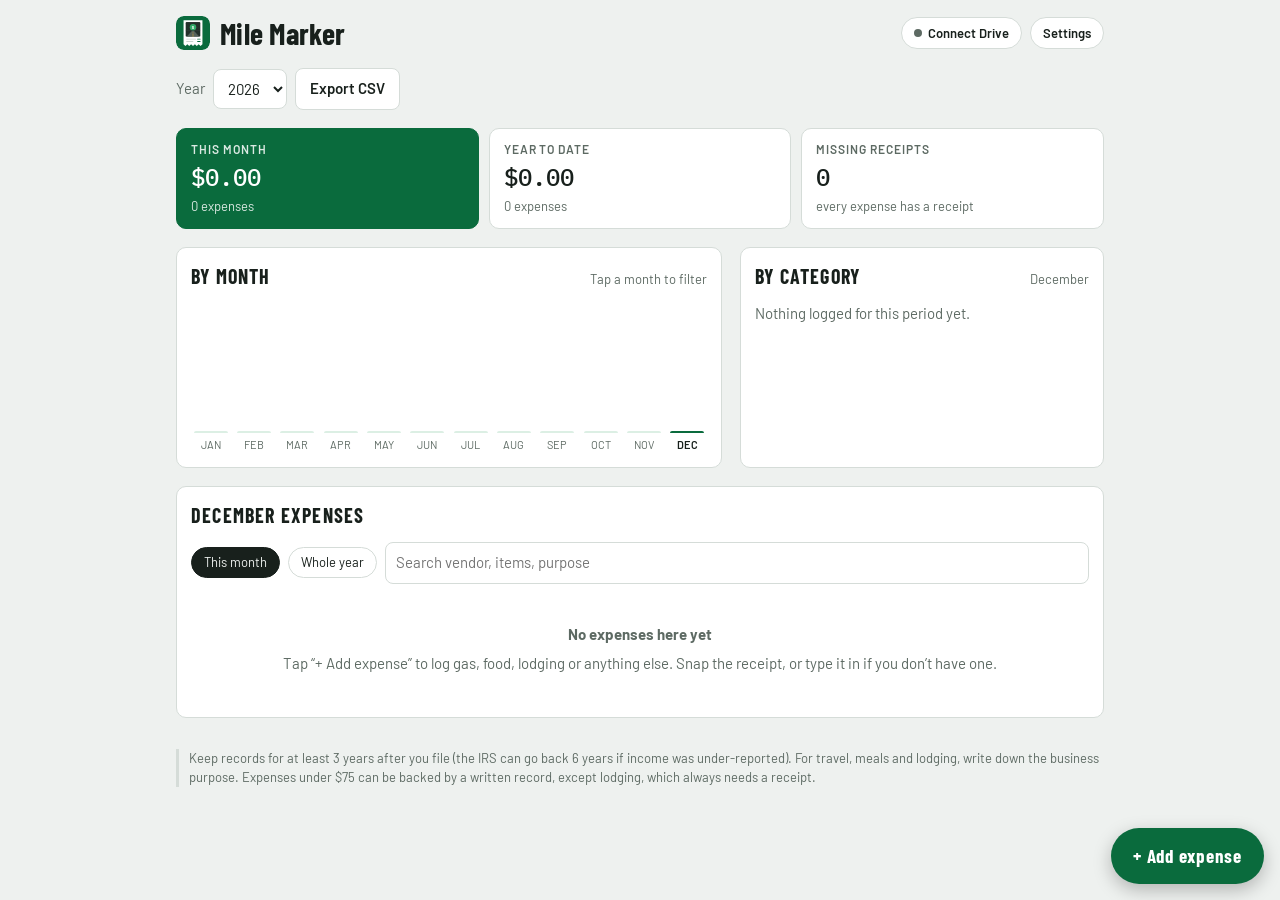
<file: index.html>
<!doctype html>
<html lang="en">
<head>
<meta charset="utf-8">
<meta name="viewport" content="width=device-width,initial-scale=1,viewport-fit=cover">
<title>Mile Marker</title>
<meta name="theme-color" content="#0a6b3d">
<link rel="manifest" href="manifest.webmanifest">
<link rel="icon" href="icons/favicon-32.png" sizes="32x32">
<link rel="apple-touch-icon" href="icons/apple-touch-icon.png">
<link rel="preconnect" href="https://fonts.googleapis.com">
<link rel="stylesheet" href="https://fonts.googleapis.com/css2?family=Barlow+Condensed:wght@600;700&family=Barlow:wght@400;500;600&family=IBM+Plex+Mono:wght@500&display=swap">
<link rel="stylesheet" href="styles.css">
</head>
<body>
<div class="wrap">
  <header class="top">
    <div class="brand"><img class="logo" src="icons/icon.svg" alt=""><h1>Mile Marker</h1></div>
    <div class="head-actions">
      <button class="badge wait" id="syncBadge" type="button">Connect Drive</button>
      <button class="iconbtn" id="installBtn" type="button" hidden>Install</button>
      <button class="iconbtn" id="settingsBtn" type="button">Settings</button>
    </div>
  </header>

  <div class="banner" id="connectBanner" hidden>
    <p>Connect Google Drive to back up receipts and sync with your other devices. Everything you add now is saved on this device.</p>
    <button class="btn primary" id="bannerConnect" type="button">Connect Google Drive</button>
  </div>

  <div id="status" class="status" hidden></div>

  <div class="yearpick"><label for="year" class="muted">Year</label><select id="year"></select>
    <button class="btn" id="exportBtn" type="button">Export CSV</button></div>

  <section class="tiles" aria-label="Totals">
    <div class="tile main"><span class="lbl" id="tMonthLbl">This month</span><span class="val num" id="tMonth">$0.00</span><span class="sub" id="tMonthSub">0 expenses</span></div>
    <div class="tile"><span class="lbl" id="tYearLbl">Year total</span><span class="val num" id="tYear">$0.00</span><span class="sub muted" id="tYearSub">0 expenses</span></div>
    <div class="tile"><span class="lbl">Missing receipts</span><span class="val num" id="tMissing">0</span><span class="sub muted" id="tMissingSub">this year</span></div>
  </section>

  <div class="grid2">
    <section class="panel">
      <div class="panel-head"><h2>By month</h2><span class="muted" style="font-size:13px">Tap a month to filter</span></div>
      <div class="bars" id="bars"></div>
    </section>
    <section class="panel">
      <div class="panel-head"><h2>By category</h2><span class="muted" id="catScope" style="font-size:13px"></span></div>
      <div class="cats" id="cats"></div>
    </section>
  </div>

  <section class="panel">
    <div class="panel-head"><h2 id="logTitle">Expenses</h2><span class="muted num" id="logTotal"></span></div>
    <div class="filters">
      <button class="chip" id="chipMonth" type="button" aria-pressed="true">This month</button>
      <button class="chip" id="chipYear" type="button" aria-pressed="false">Whole year</button>
      <input class="search" id="search" type="search" placeholder="Search vendor, items, purpose">
    </div>
    <div class="log" id="log"></div>
  </section>

  <p class="note">Keep records for at least 3 years after you file (the IRS can go back 6 years if income was under-reported). For travel, meals and lodging, write down the business purpose. Expenses under $75 can be backed by a written record, except lodging, which always needs a receipt.</p>
</div>

<button class="fab" id="addBtn" type="button">+ Add expense</button>
<button class="toast" id="toast" type="button" hidden></button>

<div class="sheet-bg" id="formSheet" hidden>
  <form class="sheet" id="form" novalidate>
    <h2 id="formTitle">New expense</h2>
    <div class="form">
      <div class="field"><label for="fDate">Date</label><input id="fDate" type="date" required></div>
      <div class="field"><label for="fAmount">Amount ($)</label><input id="fAmount" class="amount-in" type="text" inputmode="decimal" placeholder="0.00" required></div>
      <div class="field full"><label for="fVendor">Vendor / place</label><input id="fVendor" type="text" placeholder="e.g. Love's Travel Stop, Baton Rouge" autocomplete="off" required></div>
      <div class="field"><div class="panel-head" style="gap:6px"><label for="fCat">Category</label><button type="button" class="linkbtn" id="manageCats">Edit list</button></div><select id="fCat"></select>
        <input id="fNewCat" type="text" maxlength="40" placeholder="New category name" hidden></div>
      <div class="field"><label for="fPay">Paid with</label><select id="fPay"><option>Business card</option><option>Personal card</option><option>Cash</option><option>Debit</option><option>Fuel card</option><option>Other</option></select></div>
      <div class="field full"><label for="fItems">Items</label><textarea id="fItems" rows="2" placeholder="e.g. 42.1 gal diesel, DEF fluid"></textarea></div>
      <div class="field full"><label for="fPurpose">Business purpose</label><input id="fPurpose" type="text" placeholder="e.g. Job site in Lafayette for Smith Co."><span class="hint">The IRS asks for this on travel, meals and lodging.</span></div>
      <div class="field full">
        <label>Receipt</label>
        <div class="receipt-box">
          <div id="rPreview"></div>
          <div class="actions" style="justify-content:flex-start">
            <label class="btn primary" for="fCamera" id="cameraLbl">Take photo</label>
            <label class="btn" for="fFile" id="fileLbl">Choose file</label>
            <button class="btn" type="button" id="rRemove" hidden>Remove receipt</button>
          </div>
          <input id="fCamera" type="file" accept="image/*" capture="environment" hidden>
          <input id="fFile" type="file" accept="image/*,application/pdf" hidden>
          <span class="hint">Photo or PDF. Photos are resized to save space.</span>
          <label class="check" for="fNoReceipt"><input type="checkbox" id="fNoReceipt"> No receipt available</label>
          <input id="fNoReason" type="text" placeholder="Why? e.g. toll booth, cash parking, receipt lost" hidden>
        </div>
      </div>
    </div>
    <div class="err" id="formErr" hidden></div>
    <div class="actions">
      <button class="btn danger" type="button" id="delBtn" hidden>Delete</button>
      <span class="spacer"></span>
      <button class="btn" type="button" id="cancelBtn">Cancel</button>
      <button class="btn primary" type="submit" id="saveBtn">Save</button>
    </div>
  </form>
</div>

<div class="sheet-bg" id="detailSheet" hidden>
  <div class="sheet detail">
    <div class="panel-head"><h2 id="dTitle"></h2><span class="num" id="dAmt" style="font-size:20px"></span></div>
    <dl id="dList"></dl>
    <div class="receipt-view" id="dReceipt"></div>
    <div class="actions">
      <span class="spacer"></span>
      <button class="btn" type="button" id="dClose">Close</button>
      <button class="btn primary" type="button" id="dEdit">Edit</button>
    </div>
  </div>
</div>

<div class="sheet-bg" id="catSheet" hidden>
  <div class="sheet">
    <h2>Categories</h2>
    <div class="addrow"><input id="catNew" type="text" maxlength="40" placeholder="Add a category, e.g. Laundry"><button class="btn primary" type="button" id="catAdd">Add</button></div>
    <div class="err" id="catErr" hidden></div>
    <div class="catlist" id="catList"></div>
    <p class="hint" style="margin:0">Removing a category you added doesn&rsquo;t change expenses already saved under it.</p>
    <div class="actions"><button class="btn" type="button" id="catClose">Done</button></div>
  </div>
</div>

<div class="sheet-bg" id="confirmSheet" hidden>
  <div class="sheet">
    <h2>Delete this expense?</h2>
    <p id="confirmText" style="margin:0"></p>
    <div class="actions"><button class="btn" type="button" id="confirmNo">Keep it</button><button class="btn danger" type="button" id="confirmYes">Delete</button></div>
  </div>
</div>

<div class="sheet-bg" id="settingsSheet" hidden>
  <div class="sheet settings">
    <h2>Settings</h2>
    <dl>
      <dt>Google Drive</dt><dd id="sDrive">Not connected</dd>
      <dt>Last sync</dt><dd id="sLast">Never</dd>
      <dt>Version</dt><dd id="sVersion"></dd>
    </dl>
    <p class="hint" id="sSetupNote" hidden style="margin:0">Drive sync isn&rsquo;t set up for this copy of the app yet. See docs/SETUP.md.</p>
    <div class="stack">
      <button class="btn primary" type="button" id="sConnect">Connect Google Drive</button>
      <button class="btn" type="button" id="sSync" hidden>Sync now</button>
      <a id="sFolder" href="#" target="_blank" rel="noopener" hidden>Open the Mile Marker folder in Drive</a>
      <button class="btn" type="button" id="sFree">Free up space on this device</button>
      <span class="hint" id="sFreeMsg" hidden></span>
      <button class="btn danger" type="button" id="sDisconnect" hidden>Disconnect Google Drive</button>
    </div>
    <div class="actions"><button class="btn" type="button" id="sClose">Done</button></div>
  </div>
</div>

<script type="module" src="js/app.js"></script>
</body>
</html>
</file>
<file: styles.css>
/* Base reset (the artifact host used to provide this) */
:root{padding-top:env(safe-area-inset-top,0px);padding-bottom:env(safe-area-inset-bottom,0px);color-scheme:light}
html,body{margin:0}
body{font:14px system-ui,-apple-system,"Segoe UI",sans-serif;-webkit-text-size-adjust:100%}
img{max-width:100%}
[hidden]{display:none!important}
/* Layout: single mobile-first column; summary first, then the year's monthly bars, categories, and the log. Highway-sign green on cool road-grey. */
:root{
  --bg:#eef1ef; --surface:#ffffff; --ink:#18201c; --muted:#5d6a63; --line:#d5dcd8;
  --sign:#0a6b3d; --sign-ink:#ffffff; --sign-soft:#dcefe4; --amber:#b86e00; --amber-soft:#fbefd9; --danger:#b3261e;
  --font-display:"Barlow Condensed","Arial Narrow",Arial,sans-serif;
  --font-body:"Barlow",system-ui,-apple-system,"Segoe UI",sans-serif;
  --font-num:"IBM Plex Mono",ui-monospace,Consolas,monospace;
  --radius:10px;
}
@media (prefers-color-scheme:dark){:root:not([data-theme="light"]){
  --bg:#111613; --surface:#1a211d; --ink:#e7ece9; --muted:#9aa8a0; --line:#2c3631;
  --sign:#2fa866; --sign-ink:#06140c; --sign-soft:#173325; --amber:#f0a83a; --amber-soft:#33270f; --danger:#f2766d; color-scheme:dark}}
:root[data-theme="dark"]{
  --bg:#111613; --surface:#1a211d; --ink:#e7ece9; --muted:#9aa8a0; --line:#2c3631;
  --sign:#2fa866; --sign-ink:#06140c; --sign-soft:#173325; --amber:#f0a83a; --amber-soft:#33270f; --danger:#f2766d; color-scheme:dark}
*{box-sizing:border-box}
body{background:var(--bg);color:var(--ink);font-family:var(--font-body);font-size:15px;line-height:1.45}
.wrap{max-width:960px;margin:0 auto;padding-left:max(16px,env(safe-area-inset-left,0px));padding-right:max(16px,env(safe-area-inset-right,0px));padding-block:16px 96px;display:flex;flex-direction:column;gap:18px}
h1,h2{font-family:var(--font-display);font-weight:700;letter-spacing:.01em;margin:0;text-wrap:balance}
h1{font-size:30px;line-height:1}
h2{font-size:20px;text-transform:uppercase;letter-spacing:.06em}
.num{font-family:var(--font-num);font-variant-numeric:tabular-nums}
.muted{color:var(--muted)}
button,select,input,textarea{font:inherit;color:inherit}
button{cursor:pointer}
:focus-visible{outline:3px solid var(--sign);outline-offset:2px}

header.top{display:flex;align-items:center;justify-content:space-between;gap:12px;flex-wrap:wrap}
.brand{display:flex;align-items:center;gap:10px}
.shield{background:var(--sign);color:var(--sign-ink);font-family:var(--font-display);font-weight:700;font-size:15px;padding:5px 9px;border-radius:6px;border:2px solid var(--sign-ink);box-shadow:0 0 0 2px var(--sign);letter-spacing:.05em}
.yearpick{display:flex;align-items:center;gap:8px}
select,input,textarea{background:var(--surface);border:1px solid var(--line);border-radius:8px;padding:9px 10px;width:100%}
.yearpick select{width:auto}

.status{padding:10px 12px;border-radius:8px;background:var(--amber-soft);color:var(--ink);border:1px solid var(--amber)}

.tiles{display:grid;grid-template-columns:repeat(3,minmax(0,1fr));gap:10px}
.tile{background:var(--surface);border:1px solid var(--line);border-radius:var(--radius);padding:12px 14px;display:flex;flex-direction:column;gap:2px;min-width:0}
.tile .lbl{font-size:12px;text-transform:uppercase;letter-spacing:.08em;color:var(--muted);font-weight:600}
.tile .val{font-size:24px;font-weight:500;white-space:nowrap;overflow:hidden;text-overflow:ellipsis}
.tile.main{background:var(--sign);color:var(--sign-ink);border-color:var(--sign)}
.tile.main .lbl{color:inherit;opacity:.85}
.tile .sub{font-size:13px}
.tile.main .sub{opacity:.85}
@media (max-width:560px){.tiles{grid-template-columns:1fr 1fr}.tile.main{grid-column:1/-1}}

.panel{background:var(--surface);border:1px solid var(--line);border-radius:var(--radius);padding:14px;display:flex;flex-direction:column;gap:12px;min-width:0}
.panel-head{display:flex;justify-content:space-between;align-items:baseline;gap:10px;flex-wrap:wrap}
.grid2{display:grid;grid-template-columns:3fr 2fr;gap:18px}
@media (max-width:760px){.grid2{grid-template-columns:1fr}}

.bars{display:grid;grid-template-columns:repeat(12,minmax(0,1fr));gap:4px;align-items:end;height:150px}
.bar{display:flex;flex-direction:column;align-items:center;justify-content:flex-end;height:100%;gap:4px;background:none;border:0;padding:0;min-width:0}
.bar .col{width:100%;max-width:34px;background:var(--sign-soft);border-radius:4px 4px 0 0;min-height:2px;transition:background .15s}
.bar .m{font-size:11px;color:var(--muted);text-transform:uppercase}
.bar.sel .col{background:var(--sign)}
.bar.sel .m{color:var(--ink);font-weight:600}
.bar:hover .col{background:var(--sign)}

.cats{display:flex;flex-direction:column;gap:9px}
.cat{display:grid;grid-template-columns:minmax(0,1fr) auto;gap:2px 10px;font-size:14px}
.cat .track{grid-column:1/-1;height:6px;background:var(--sign-soft);border-radius:3px;overflow:hidden}
.cat .fill{height:100%;background:var(--sign)}

.filters{display:flex;gap:8px;flex-wrap:wrap;align-items:center}
.chip{border:1px solid var(--line);background:var(--surface);border-radius:999px;padding:5px 12px;font-size:13px}
.chip[aria-pressed="true"]{background:var(--ink);color:var(--bg);border-color:var(--ink)}
.search{flex:1 1 180px;min-width:0}

.log{display:flex;flex-direction:column}
.row{display:grid;grid-template-columns:52px minmax(0,1fr) auto;gap:12px;align-items:center;padding:11px 2px;border-top:1px solid var(--line);background:none;border-left:0;border-right:0;border-bottom:0;text-align:left;width:100%}
.row:first-child{border-top:0}
.row:hover{background:var(--bg)}
.date{font-family:var(--font-display);text-align:center;line-height:1}
.date b{display:block;font-size:22px}
.date span{font-size:11px;text-transform:uppercase;letter-spacing:.08em;color:var(--muted)}
.row .what{min-width:0}
.row .vendor{font-weight:600;overflow:hidden;text-overflow:ellipsis;white-space:nowrap}
.row .meta{font-size:13px;color:var(--muted);display:flex;gap:6px;flex-wrap:wrap;align-items:center}
.row .amt{font-size:16px;text-align:right}
.pill{font-size:11px;font-weight:600;padding:1px 7px;border-radius:999px;text-transform:uppercase;letter-spacing:.05em}
.pill.ok{background:var(--sign-soft);color:var(--sign)}
.pill.warn{background:var(--amber-soft);color:var(--amber)}
.empty{padding:28px 8px;text-align:center;color:var(--muted);display:flex;flex-direction:column;gap:8px;align-items:center}

.fab{position:fixed;right:calc(16px + env(safe-area-inset-right,0px));bottom:calc(16px + env(safe-area-inset-bottom,0px));background:var(--sign);color:var(--sign-ink);border:0;border-radius:999px;padding:14px 22px;font-family:var(--font-display);font-size:19px;font-weight:700;letter-spacing:.04em;box-shadow:0 6px 18px rgba(0,0,0,.25);z-index:5}
.btn{border:1px solid var(--line);background:var(--surface);border-radius:8px;padding:9px 14px;font-weight:600}
.btn.primary{background:var(--sign);color:var(--sign-ink);border-color:var(--sign)}
.btn.danger{color:var(--danger);border-color:var(--danger);background:transparent}
.btn:disabled{opacity:.55;cursor:default}

.sheet-bg{position:fixed;inset:0;background:rgba(0,0,0,.45);z-index:20;display:flex;align-items:flex-end;justify-content:center}
.sheet{background:var(--surface);width:100%;max-width:620px;max-height:92%;overflow:auto;border-radius:16px 16px 0 0;padding:18px max(16px,env(safe-area-inset-right,0px)) calc(18px + env(safe-area-inset-bottom,0px)) max(16px,env(safe-area-inset-left,0px));display:flex;flex-direction:column;gap:14px}
@media (min-width:700px){.sheet-bg{align-items:center}.sheet{border-radius:16px}}
.form{display:grid;grid-template-columns:1fr 1fr;gap:12px}
.form .full{grid-column:1/-1}
.field{display:flex;flex-direction:column;gap:4px;min-width:0}
.field label{font-size:12px;font-weight:600;text-transform:uppercase;letter-spacing:.07em;color:var(--muted)}
.hint{font-size:12px;color:var(--muted)}
.amount-in{font-family:var(--font-num);font-size:20px}
.receipt-box{border:2px dashed var(--line);border-radius:10px;padding:12px;display:flex;flex-direction:column;gap:10px;align-items:flex-start}
.receipt-box img{max-height:180px;border-radius:6px;border:1px solid var(--line)}
.check{display:flex;gap:8px;align-items:center;font-weight:500}
.check input{width:auto}
.actions{display:flex;gap:10px;justify-content:flex-end;flex-wrap:wrap}
.actions .spacer{flex:1}
.err{color:var(--danger);font-size:14px}
.detail dl{display:grid;grid-template-columns:auto minmax(0,1fr);gap:6px 14px;margin:0}
.detail dt{font-size:12px;text-transform:uppercase;letter-spacing:.07em;color:var(--muted);font-weight:600;padding-top:2px}
.detail dd{margin:0;overflow-wrap:anywhere}
.receipt-view img{width:100%;border-radius:8px;border:1px solid var(--line)}
.linkbtn{background:none;border:0;padding:0;color:var(--sign);font-size:13px;font-weight:600;text-decoration:underline}
.catlist{display:flex;flex-direction:column}
.catrow{display:flex;justify-content:space-between;align-items:center;gap:10px;padding:9px 0;border-top:1px solid var(--line)}
.catrow:first-child{border-top:0}
.catrow .fixed{font-size:12px;color:var(--muted)}
.addrow{display:flex;gap:8px}
.addrow input{flex:1;min-width:0}
.note{font-size:13px;color:var(--muted);border-left:3px solid var(--line);padding-left:10px}
@media (prefers-reduced-motion:reduce){*{transition:none!important}}
/* Mile Marker additions */
.logo{width:34px;height:34px;border-radius:8px;display:block}
.head-actions{display:flex;align-items:center;gap:8px;flex-wrap:wrap}
.badge{border:1px solid var(--line);background:var(--surface);border-radius:999px;padding:6px 12px;font-size:13px;font-weight:600;display:inline-flex;align-items:center;gap:6px}
.badge::before{content:"";width:8px;height:8px;border-radius:50%;background:var(--muted)}
.badge.ok::before{background:var(--sign)}
.badge.wait::before{background:var(--muted)}
.badge.warn{border-color:var(--amber);background:var(--amber-soft)}
.badge.warn::before{background:var(--amber)}
.iconbtn{border:1px solid var(--line);background:var(--surface);border-radius:999px;padding:6px 12px;font-size:13px;font-weight:600}
.banner{display:flex;gap:12px;align-items:center;justify-content:space-between;flex-wrap:wrap;background:var(--sign-soft);border:1px solid var(--sign);border-radius:var(--radius);padding:12px 14px}
.banner p{margin:0;min-width:0;flex:1 1 220px}
.toast{position:fixed;left:50%;transform:translateX(-50%);bottom:calc(84px + env(safe-area-inset-bottom,0px));background:var(--ink);color:var(--bg);border:0;border-radius:999px;padding:10px 18px;font-weight:600;z-index:30;max-width:calc(100% - 32px)}
.settings dl{display:grid;grid-template-columns:auto minmax(0,1fr);gap:8px 14px;margin:0}
.settings dt{font-size:12px;text-transform:uppercase;letter-spacing:.07em;color:var(--muted);font-weight:600;padding-top:2px}
.settings dd{margin:0;overflow-wrap:anywhere}
.stack{display:flex;flex-direction:column;gap:10px;align-items:flex-start}
a{color:var(--sign)}
</file>
